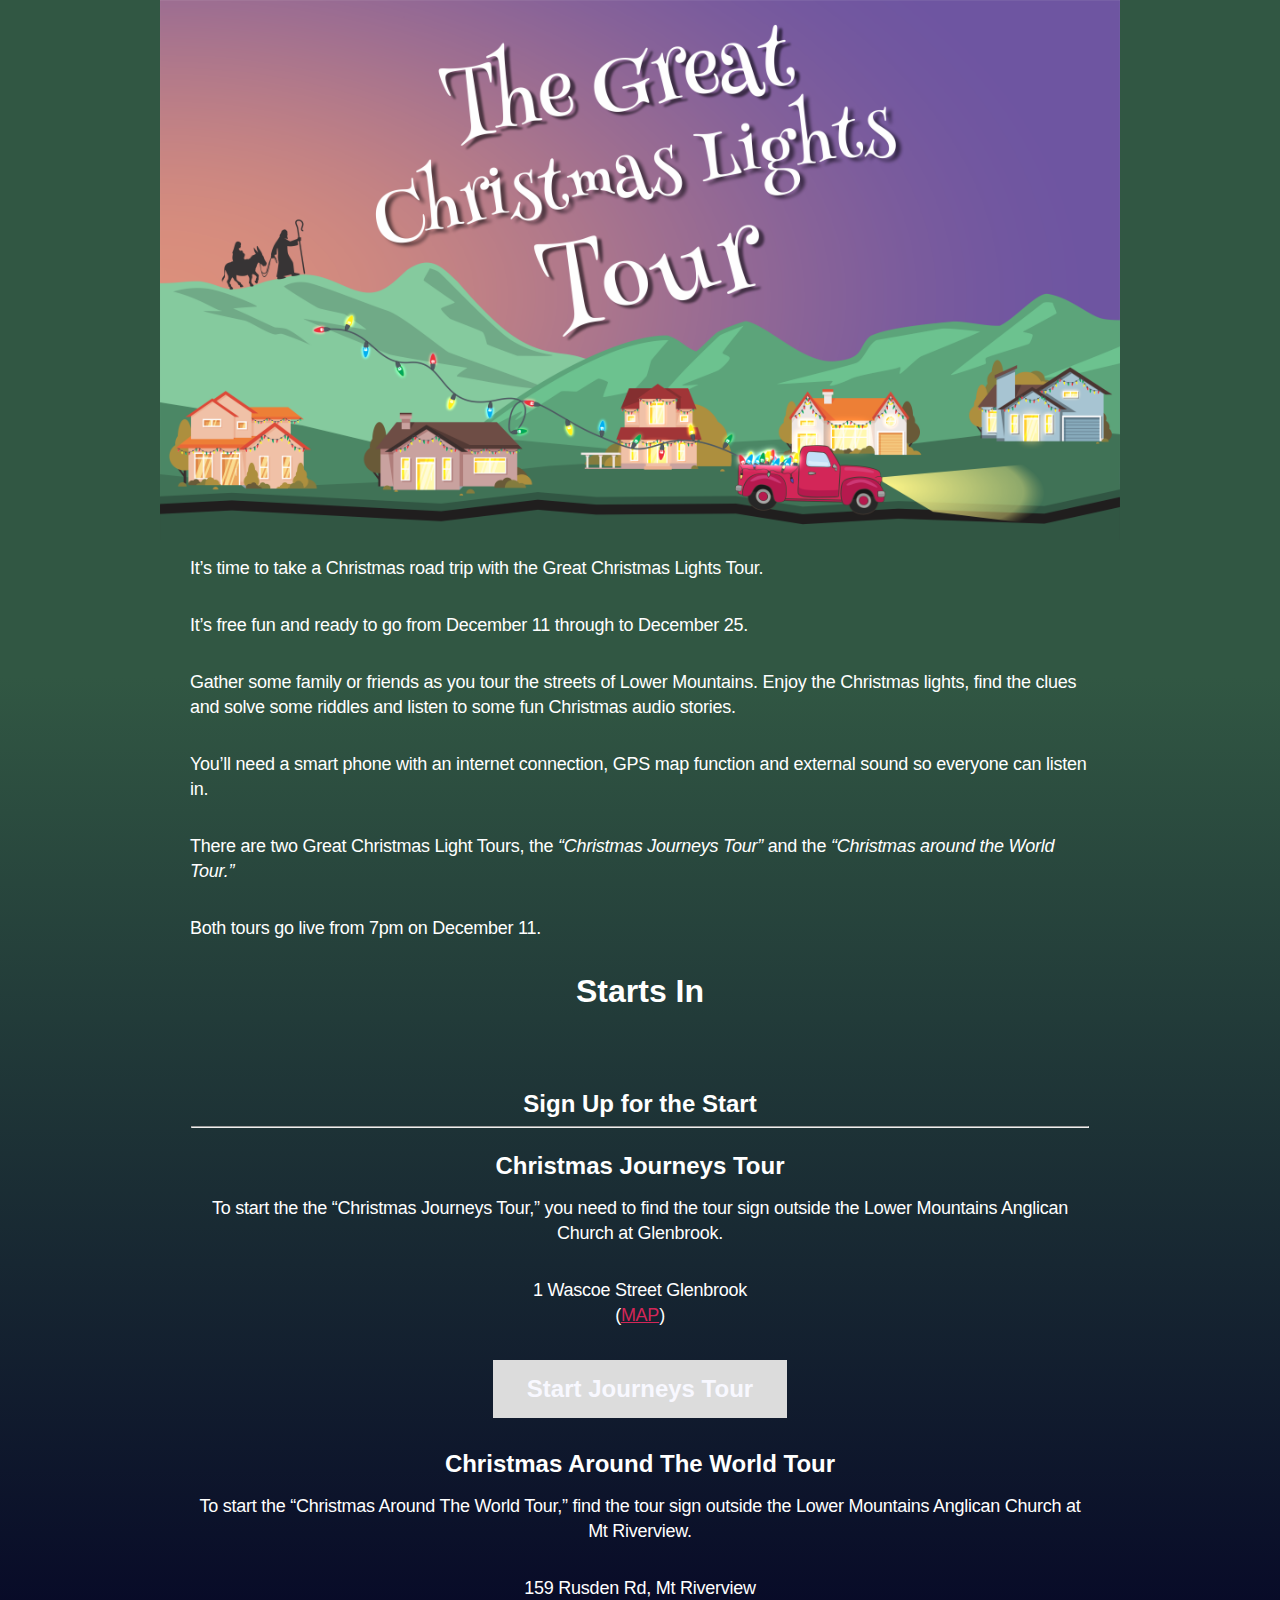
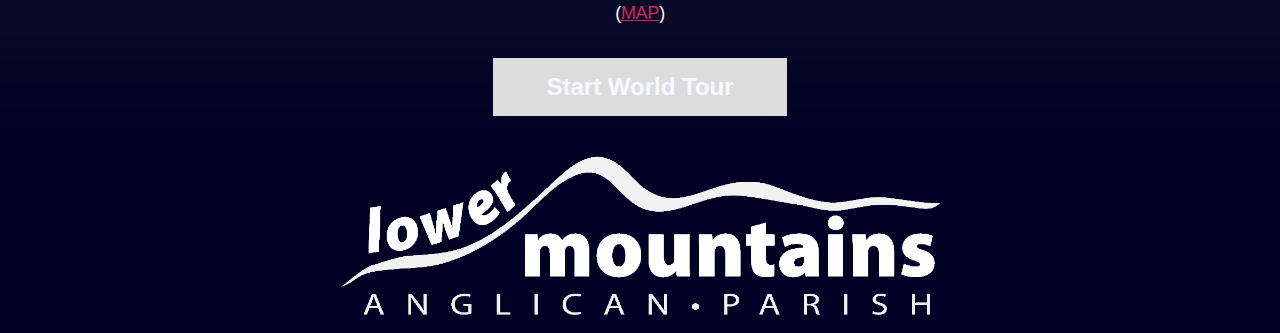
<file: index.html>
<!DOCTYPE html>
<html lang="en">

<head>
    <meta charset="UTF-8">
    <meta name="viewport" content="width=device-width, initial-scale=1.0">
    <title>Great Christmas Lights Tour</title>
    <!-- Stylesheets-->
    <!-- <link rel="stylesheet" href="unprefixed_css/styles.css"> -->
    <link rel="stylesheet" href="styles.css">
</head>

<body class="bg-gradient">


    <header>
        <img srcset="images/xmas_lights_tour_phone.png 320w,
                        images/xmas_lights_tour_small.png  480w,
                        images/xmas_lights_tour_medium.png 768w,
                        images/xmas_lights_tour_large.png 1080w"
                        sizes="(max-width: 1200px) 100vw, 
                         (min-width: 1201px) and (max-width: 1500px) 75vw,
                        (min-width: 1501px) 50vw,
                        70vw" src="images/xmas_lights_tour_small.png" alt="Great Christmas Lights Tour" />
    </header>

    <main>

        <div class="blurb">
            <p> It’s time to take a Christmas road trip with the Great Christmas Lights Tour.</p>
            <p> It’s free fun and ready to go from December 11 through to December 25.</p>
            <p> Gather some family or friends as you tour the streets of Lower Mountains. Enjoy the Christmas lights,
                find
                the clues and solve some riddles and listen to some fun Christmas audio stories. </p>
            <p>You’ll need a smart phone with an internet connection, GPS map function and external sound so everyone
                can
                listen in.</p>
            <p>There are two Great Christmas Light Tours, the <em>“Christmas Journeys Tour”</em> and the <em>“Christmas
                    around the World Tour.”</em></p>
            <p> Both tours go live from 7pm on December 11.</p>
        </div>

        <div id="countdown" class="countdown">
            <h2>Starts In</h2>
            <div id="timer" class="timer"></div>
        </div>

        <div class="signup" id="signup">
            <h2>Sign Up for the Start</h2>
            <div id="elvanto-form-7115"></div>
        </div>

        <hr />
        <div class="tour">
            <h2>Christmas Journeys Tour</h2>
            <p>To start the the “Christmas Journeys Tour,” you need to find the tour sign outside the Lower Mountains
                Anglican Church at Glenbrook. </p>
            <p>1 Wascoe Street Glenbrook <br />
                <span class="center-text">(<a href="https://goo.gl/maps/emBTsBKhkCNPwg6A7"
                        target="_blank">MAP</a>)</span>
            </p>
            <a id="journey-start-btn" class="btn btn-disabled">Start Journeys Tour</a>
        </div>

        <div class="tour">
            <h2>Christmas Around The World Tour</h2>
            <p>To start the “Christmas Around The World Tour,” find the tour sign outside the Lower Mountains Anglican
                Church at Mt Riverview.</p>
            <p>159 Rusden Rd, Mt Riverview <br />
                <span class="center-text">(<a href="https://goo.gl/maps/BsWTT8TD4CyY6U5H8"
                        target="_blank">MAP</a>)</span>
            </p>
            <a id="world-start-btn" class="btn btn-disabled">Start World Tour</a>
        </div>



        <footer>
            <a class="logo" href="https://lmap.org.au">
                <img src="images/lmap_logo_white.png" alt="Lower Mountains Anglican Parish" />
            </a>
        </footer>

    </main>




    <!-- Scripts-->
    <script
        src="https://lowermountains.elvanto.com.au/form/3219f5ac-6910-4c43-aaff-a54079c3146c.js?el_id=7115"></script>
    <script src="countdown.js"></script>

</body>

</html>
</file>
<file: unprefixed_css/styles.css>
/* Resets ----------------------------------------------------------------------------------------------------*/
html, body, div, span, applet, object, 
h1, h2, h3, h4, h5, h6, p, blockquote, pre,
a, abbr, acronym, address, big, cite, code,
del, dfn, em, img, ins, kbd, q, s, samp,
small, strike, strong, sub, sup, tt, var,
b, u, i, center,
dl, dt, dd, ol, ul, li,
fieldset, form, label, legend,
table, caption, tbody, tfoot, thead, tr, th, td,
article, aside, canvas, details, embed, 
figure, figcaption, footer, header, hgroup, 
menu, nav, output, ruby, section, summary,
time, mark, audio, video {
	margin: 0;
	padding: 0;
	border: 0;
	vertical-align: baseline;
}

/* Fonts ------------------------------------------------------------------------------------------------------*/
@import url('https://rsms.me/inter/inter.css');
html { font-family: 'Inter', sans-serif; }
@supports (font-variation-settings: normal) {
  html { font-family: 'Inter var', sans-serif; }
}

/* Variables --------------------------------------------------------------------------------------------------*/
:root {
    --bg-green: rgba(49,87,67,1);
    --bg-dark-blue: rgba(2,0,36,1);
    --pink: rgba(211, 38, 88, 1);
}

img {
    max-width: 100%;
}
html {
    height: 100%;
    background: var(--bg-dark-blue);
    font-size: 16px;
}


body {
    color: white;
    display: flex;
    flex-direction: column;
    min-height: 100%;
}

a {
    color: var(--pink);
}
main {    
    flex: 1 0 auto;
    display: flex;
    flex-direction: column;
    justify-content: center;
    align-items: center;

}

p {
    padding: 1rem;
    font-size: 18px;
    letter-spacing: -0.014em;
    line-height: 25px;
}

h1 {
    text-align: center;
    font-size: 2.5rem;
}

header {
    display: flex;
    justify-content: center;
}

footer {
    width: 100%;
    display: flex;
    flex-direction: row;
    flex-wrap: wrap;
    justify-content: center;
    margin-top: 1rem;
}

hr {
    width: 100%;
}

/* Form Styles ----------------------------------------------------------------------------------------------------*/

input:invalid {
    border: var(--pink) solid 3px;
  }

input[type="text"] {
    width: 220px;
}

/* @media styles --------------------------------------------------------------------------------------------------*/
@media (max-width: 480px) {
    p {
        width: 98vw;
    }

    footer .logo {
        max-width: 85%;
    }
}

@media  (min-width: 481px) and (max-width: 899px) {
    p {
        width: 95vw;
    }

    footer .logo {
        max-width: 75%;
    }

    hr {
        width: 75vw;
    }
}

@media  (min-width: 901px) {
    p {
        width:900px;
    }

    footer .logo {
        max-width: 50%;
    }


    hr {
        width: 70vw;
    }
}

/* Class and id styles  --------------------------------------------------------------------------------------------------*/

.bg-gradient {
    background-image: linear-gradient(0deg, var(--bg-dark-blue) 10%, var(--bg-green) 65%);
    background-repeat: no-repeat;
}

.bg-gradient-tour {
    background-image: linear-gradient(0deg, var(--bg-dark-blue) 10%, var(--bg-green) 45%);
    background-repeat: no-repeat;

}

.tour {
    padding-top: 1rem;
    padding-bottom: 1rem;
    text-align: center;
}


.signup {
    width: 100%;
    display: flex;
    flex-direction: column;
    justify-content: center;
    align-items: center;
    padding-top: 1rem;
}

.timer {
    font-size: 2.5rem;
    height: 3rem;
}

.countdown {
    display: flex;
    flex-direction: column;
    justify-content: center;
    align-items: center;
    padding: 1rem;
}
.countdown h2 {
    font-size: 2rem;
    font-weight: 900;
}

#elvanto-form-7115 {
    width: 20rem;
    color: white;
}

.center-text {
    display: flex;
    justify-content: center;
    text-align: center;
}


/* Button Styles ----------------------------------------------------------------------------------------------------*/
.btn {
    appearance: button;
    background-color:var(--pink); 
    border:none; 
    color:white; 
    display:inline-block; 
    padding:15px 32px; 
    text-align:center; 
    text-decoration:none; 
    width:230px;
    font-size: 1.5rem;
    font-weight: bold;
    margin-top: 1rem;
}

.btn-disabled {
    background-color: gainsboro; 
    color:ghostwhite; 
}
</file>
<file: styles.css>
/*
* Prefixed by https://autoprefixer.github.io
* PostCSS: v8.3.6,
* Autoprefixer: v10.3.1
* Browsers: last 4 version
*/

/* Resets ----------------------------------------------------------------------------------------------------*/
html, body, div, span, applet, object, 
h1, h2, h3, h4, h5, h6, p, blockquote, pre,
a, abbr, acronym, address, big, cite, code,
del, dfn, em, img, ins, kbd, q, s, samp,
small, strike, strong, sub, sup, tt, var,
b, u, i, center,
dl, dt, dd, ol, ul, li,
fieldset, form, label, legend,
table, caption, tbody, tfoot, thead, tr, th, td,
article, aside, canvas, details, embed, 
figure, figcaption, footer, header, hgroup, 
menu, nav, output, ruby, section, summary,
time, mark, audio, video {
	margin: 0;
	padding: 0;
	border: 0;
	vertical-align: baseline;
}

/* Fonts ------------------------------------------------------------------------------------------------------*/
@import url('https://rsms.me/inter/inter.css');
html { font-family: 'Inter', sans-serif; }
@supports (font-variation-settings: normal) {
  html { font-family: 'Inter var', sans-serif; }
}

/* Variables --------------------------------------------------------------------------------------------------*/
:root {
    --bg-green: rgba(49,87,67,1);
    --bg-dark-blue: rgba(2,0,36,1);
    --pink: rgba(211, 38, 88, 1);
}

img {
    max-width: 100%;
}
html {
    height: 100%;
    background: var(--bg-dark-blue);
    font-size: 16px;
}


body {
    color: white;
    display: -webkit-box;
    display: -ms-flexbox;
    display: flex;
    -webkit-box-orient: vertical;
    -webkit-box-direction: normal;
        -ms-flex-direction: column;
            flex-direction: column;
    min-height: 100%;
}

a {
    color: var(--pink);
}
main {    
    -webkit-box-flex: 1;    
        -ms-flex: 1 0 auto;    
            flex: 1 0 auto;
    display: -webkit-box;
    display: -ms-flexbox;
    display: flex;
    -webkit-box-orient: vertical;
    -webkit-box-direction: normal;
        -ms-flex-direction: column;
            flex-direction: column;
    -webkit-box-pack: center;
        -ms-flex-pack: center;
            justify-content: center;
    -webkit-box-align: center;
        -ms-flex-align: center;
            align-items: center;

}

p {
    padding: 1rem;
    font-size: 18px;
    letter-spacing: -0.014em;
    line-height: 25px;
}

h1 {
    text-align: center;
    font-size: 2.5rem;
}

header {
    display: -webkit-box;
    display: -ms-flexbox;
    display: flex;
    -webkit-box-pack: center;
        -ms-flex-pack: center;
            justify-content: center;
}

footer {
    width: 100%;
    display: -webkit-box;
    display: -ms-flexbox;
    display: flex;
    -webkit-box-orient: horizontal;
    -webkit-box-direction: normal;
        -ms-flex-direction: row;
            flex-direction: row;
    -ms-flex-wrap: wrap;
        flex-wrap: wrap;
    -webkit-box-pack: center;
        -ms-flex-pack: center;
            justify-content: center;
    margin-top: 1rem;
}

hr {
    width: 100%;
}

/* Form Styles ----------------------------------------------------------------------------------------------------*/

input:invalid {
    border: var(--pink) solid 3px;
  }

input[type="text"] {
    width: 220px;
}

/* @media styles --------------------------------------------------------------------------------------------------*/
@media (max-width: 480px) {
    p {
        width: 98vw;
    }

    footer .logo {
        max-width: 85%;
    }
}

@media  (min-width: 481px) and (max-width: 899px) {
    p {
        width: 95vw;
    }

    footer .logo {
        max-width: 75%;
    }

    hr {
        width: 75vw;
    }
}

@media  (min-width: 901px) {
    p {
        width:900px;
    }

    footer .logo {
        max-width: 50%;
    }


    hr {
        width: 70vw;
    }
}

/* Class and id styles  --------------------------------------------------------------------------------------------------*/

.bg-gradient {
    background-image: -webkit-gradient(linear, left bottom, left top, color-stop(10%, var(--bg-dark-blue)), color-stop(65%, var(--bg-green)));
    background-image: -o-linear-gradient(bottom, var(--bg-dark-blue) 10%, var(--bg-green) 65%);
    background-image: linear-gradient(0deg, var(--bg-dark-blue) 10%, var(--bg-green) 65%);
    background-repeat: no-repeat;
}

.bg-gradient-tour {
    background-image: -webkit-gradient(linear, left bottom, left top, color-stop(10%, var(--bg-dark-blue)), color-stop(45%, var(--bg-green)));
    background-image: -o-linear-gradient(bottom, var(--bg-dark-blue) 10%, var(--bg-green) 45%);
    background-image: linear-gradient(0deg, var(--bg-dark-blue) 10%, var(--bg-green) 45%);
    background-repeat: no-repeat;

}

.tour {
    padding-top: 1rem;
    padding-bottom: 1rem;
    text-align: center;
}


.signup {
    width: 100%;
    display: -webkit-box;
    display: -ms-flexbox;
    display: flex;
    -webkit-box-orient: vertical;
    -webkit-box-direction: normal;
        -ms-flex-direction: column;
            flex-direction: column;
    -webkit-box-pack: center;
        -ms-flex-pack: center;
            justify-content: center;
    -webkit-box-align: center;
        -ms-flex-align: center;
            align-items: center;
    padding-top: 1rem;
}

.timer {
    font-size: 2.5rem;
    height: 3rem;
}

.countdown {
    display: -webkit-box;
    display: -ms-flexbox;
    display: flex;
    -webkit-box-orient: vertical;
    -webkit-box-direction: normal;
        -ms-flex-direction: column;
            flex-direction: column;
    -webkit-box-pack: center;
        -ms-flex-pack: center;
            justify-content: center;
    -webkit-box-align: center;
        -ms-flex-align: center;
            align-items: center;
    padding: 1rem;
}
.countdown h2 {
    font-size: 2rem;
    font-weight: 900;
}

#elvanto-form-7115 {
    width: 20rem;
    color: white;
}

.center-text {
    display: -webkit-box;
    display: -ms-flexbox;
    display: flex;
    -webkit-box-pack: center;
        -ms-flex-pack: center;
            justify-content: center;
    text-align: center;
}


/* Button Styles ----------------------------------------------------------------------------------------------------*/
.btn {
    -webkit-appearance: button;
       -moz-appearance: button;
            appearance: button;
    background-color:var(--pink); 
    border:none; 
    color:white; 
    display:inline-block; 
    padding:15px 32px; 
    text-align:center; 
    text-decoration:none; 
    width:230px;
    font-size: 1.5rem;
    font-weight: bold;
    margin-top: 1rem;
}

.btn-disabled {
    background-color: gainsboro; 
    color:ghostwhite; 
}
</file>
